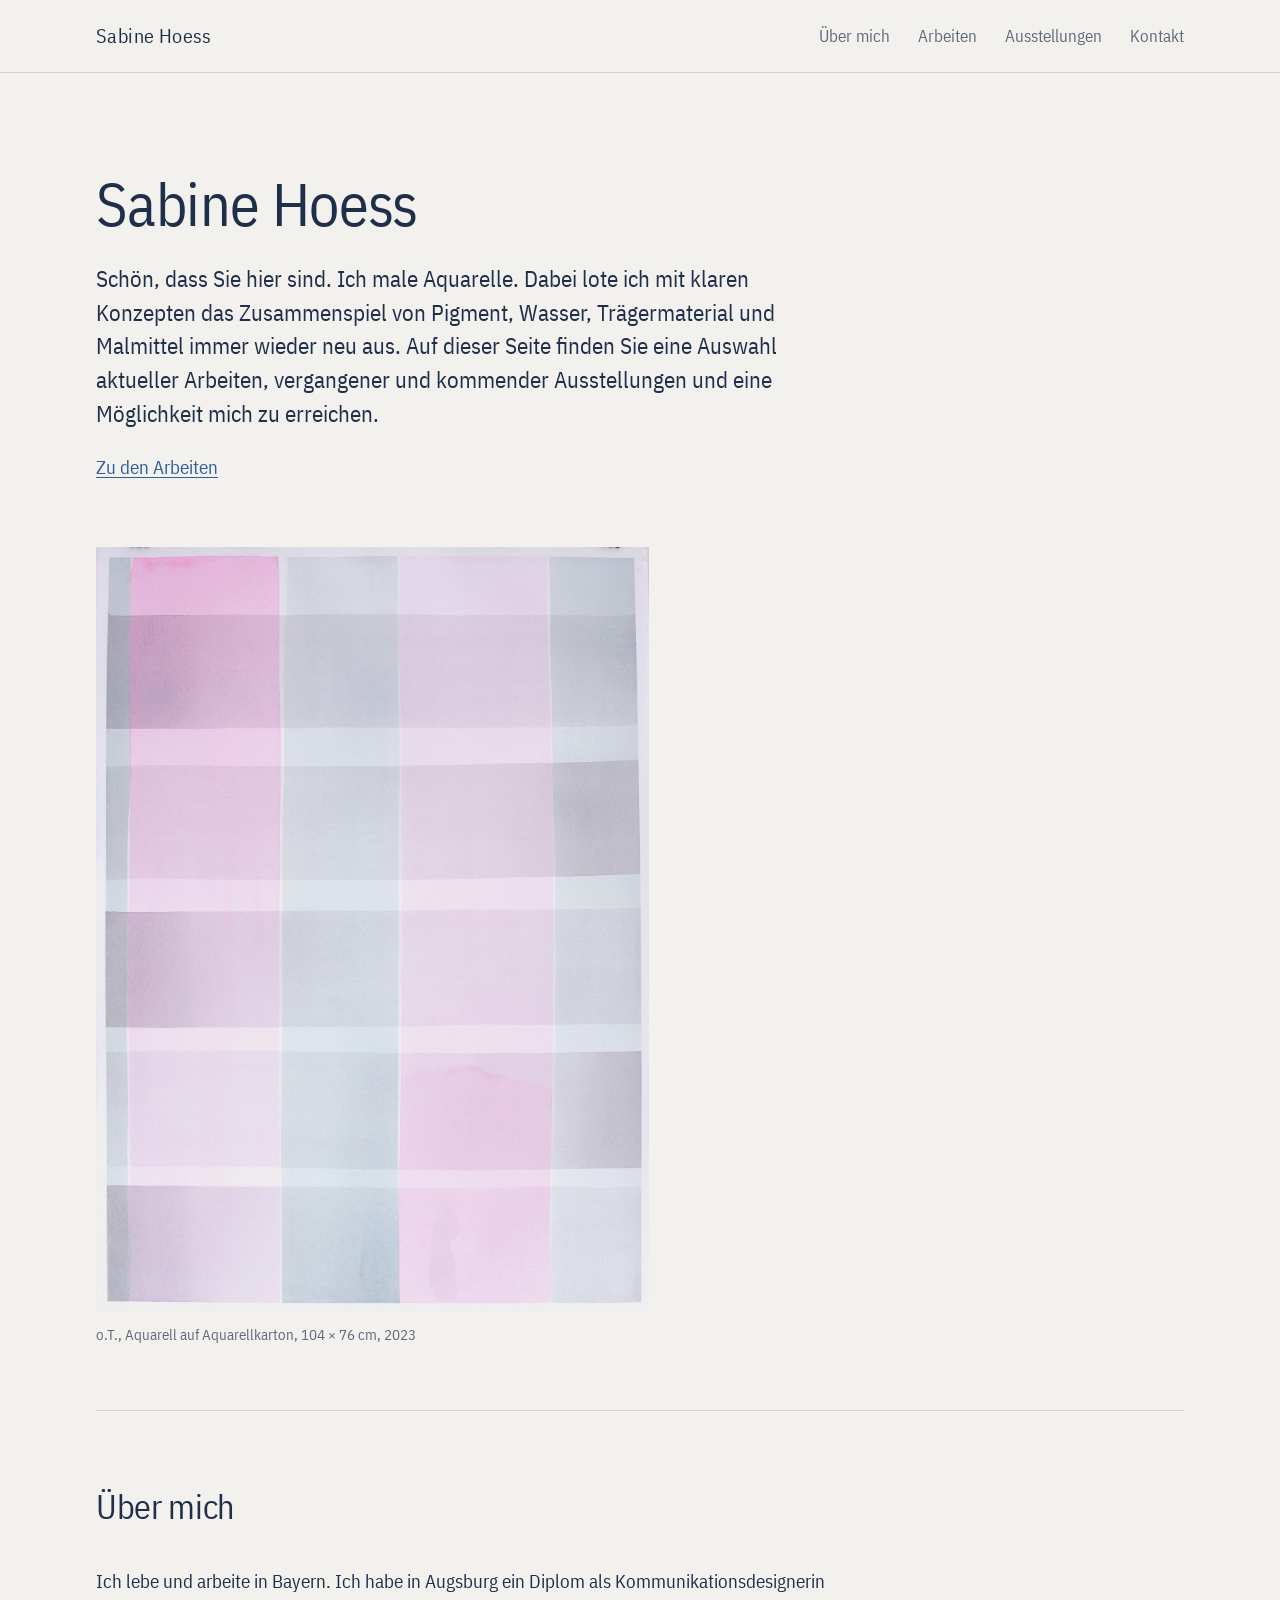
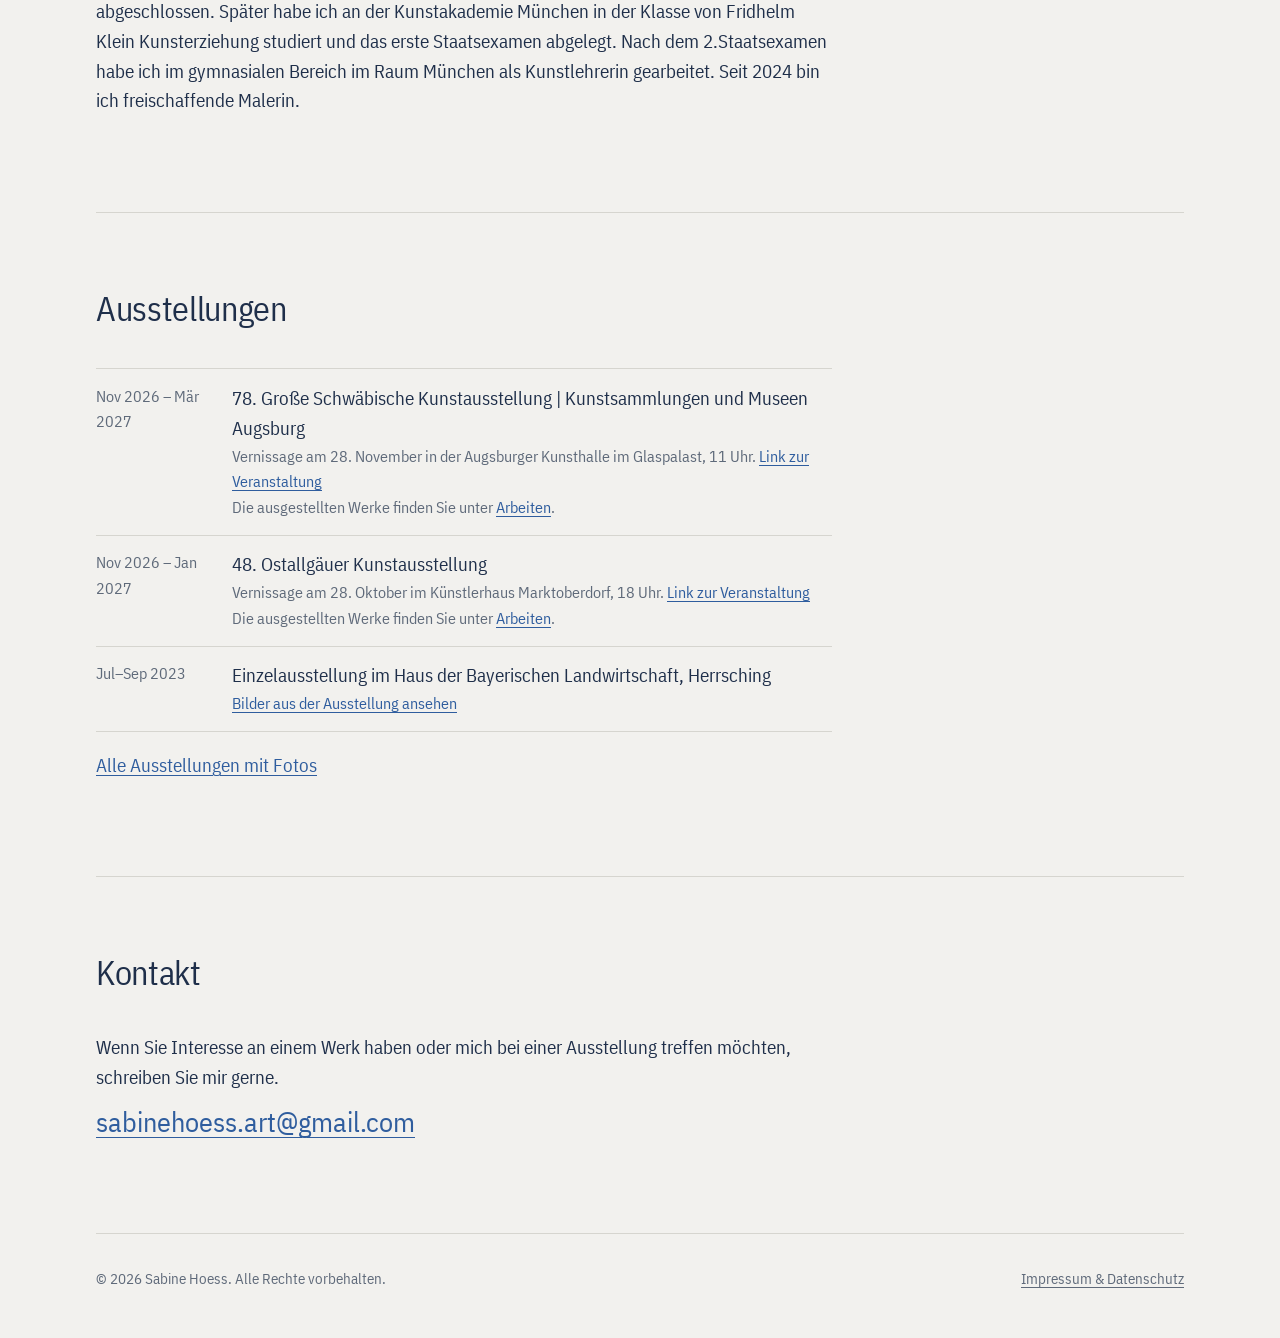
<file: index.html>
<!doctype html>
<html lang="de">
<head>
  <meta charset="utf-8">
  <meta name="viewport" content="width=device-width, initial-scale=1">
  <title>Sabine Hoess – Malerin</title>
  <meta name="description" content="Sabine Hoess, Malerin. Aktuelle Arbeiten, Ausstellungen und Kontakt.">
  <link rel="stylesheet" href="style.css">
  <link rel="icon" href="favicon.svg" type="image/svg+xml">
</head>
<body>

<header class="nav">
  <div class="wrap nav-inner">
    <a class="brand" href="index.html">Sabine Hoess</a>
    <button class="burger" aria-label="Menü" aria-expanded="false" aria-controls="menu">
      <svg class="lines" viewBox="0 0 24 24" fill="none" stroke="currentColor" stroke-width="1.6" stroke-linecap="round"><path d="M4 7h16M4 12h16M4 17h16"/></svg>
      <svg class="x" viewBox="0 0 24 24" fill="none" stroke="currentColor" stroke-width="1.6" stroke-linecap="round"><path d="M6 6l12 12M18 6L6 18"/></svg>
    </button>
    <nav>
      <ul class="menu" id="menu">
        <li><a href="#ueber">Über mich</a></li>
        <li><a href="gallery.html">Arbeiten</a></li>
        <li><a href="ausstellungen.html">Ausstellungen</a></li>
        <li><a href="#kontakt">Kontakt</a></li>
      </ul>
    </nav>
  </div>
</header>

<main>

  <section class="hero wrap">
    <h1>Sabine Hoess</h1>
    <div class="text">
      <p class="lead">
        Schön, dass Sie hier sind. 
        Ich male Aquarelle. Dabei lote ich mit klaren Konzepten das Zusammenspiel von Pigment, Wasser, Trägermaterial und Malmittel immer wieder neu aus.
        Auf dieser Seite finden Sie eine Auswahl aktueller Arbeiten, vergangener und kommender Ausstellungen und eine Möglichkeit mich zu erreichen.
      </p>
      <p><a href="gallery.html">Zu den Arbeiten</a></p>
    </div>

    <figure class="hero-image">
      <img src="images/01-a.jpg" alt="o.T., Aquarell in Grau und Rosa, 2023" width="1447" height="2000">
      <figcaption>o.T., Aquarell auf Aquarellkarton, 104 × 76 cm, 2023</figcaption>
    </figure>
  </section>

  <section class="section wrap" id="ueber">
    <h2>Über mich</h2>
    <div class="text">
      <p>
      Ich lebe und arbeite in Bayern. Ich habe in Augsburg ein Diplom als Kommunikationsdesignerin abgeschlossen. 
      Später habe ich an der Kunstakademie München in der Klasse von Fridhelm Klein Kunsterziehung studiert und das erste Staatsexamen abgelegt.  
      Nach dem 2.Staatsexamen habe ich im gymnasialen Bereich im Raum München als Kunstlehrerin gearbeitet. 
      Seit 2024 bin ich freischaffende Malerin.


      </p>
    </div>
  </section>

  <section class="section wrap" id="ausstellungen">
    <h2>Ausstellungen</h2>
    <!-- Die Liste wird aus shows.js gebaut – Ausstellungen dort eintragen. -->
    <ul class="shows" id="shows-list"></ul>
    <p class="shows-more"><a href="ausstellungen.html">Alle Ausstellungen mit Fotos</a></p>
  </section>

  <section class="section wrap contact" id="kontakt">
    <h2>Kontakt</h2>
    <div class="text">
      <p>
        Wenn Sie Interesse an einem Werk haben oder mich bei einer Ausstellung treffen möchten, schreiben Sie mir gerne.
      </p>
      <p class="big"><a href="mailto:sabinehoess.art@gmail.com">sabinehoess.art@gmail.com</a></p>
    </div>
  </section>

</main>

<footer class="foot wrap">
  <span>© <span id="year"></span> Sabine Hoess. Alle Rechte vorbehalten.</span>
  <a href="impressum.html">Impressum &amp; Datenschutz</a>
</footer>

<script src="shows.js"></script>
<script src="app.js"></script>
</body>
</html>
</file>
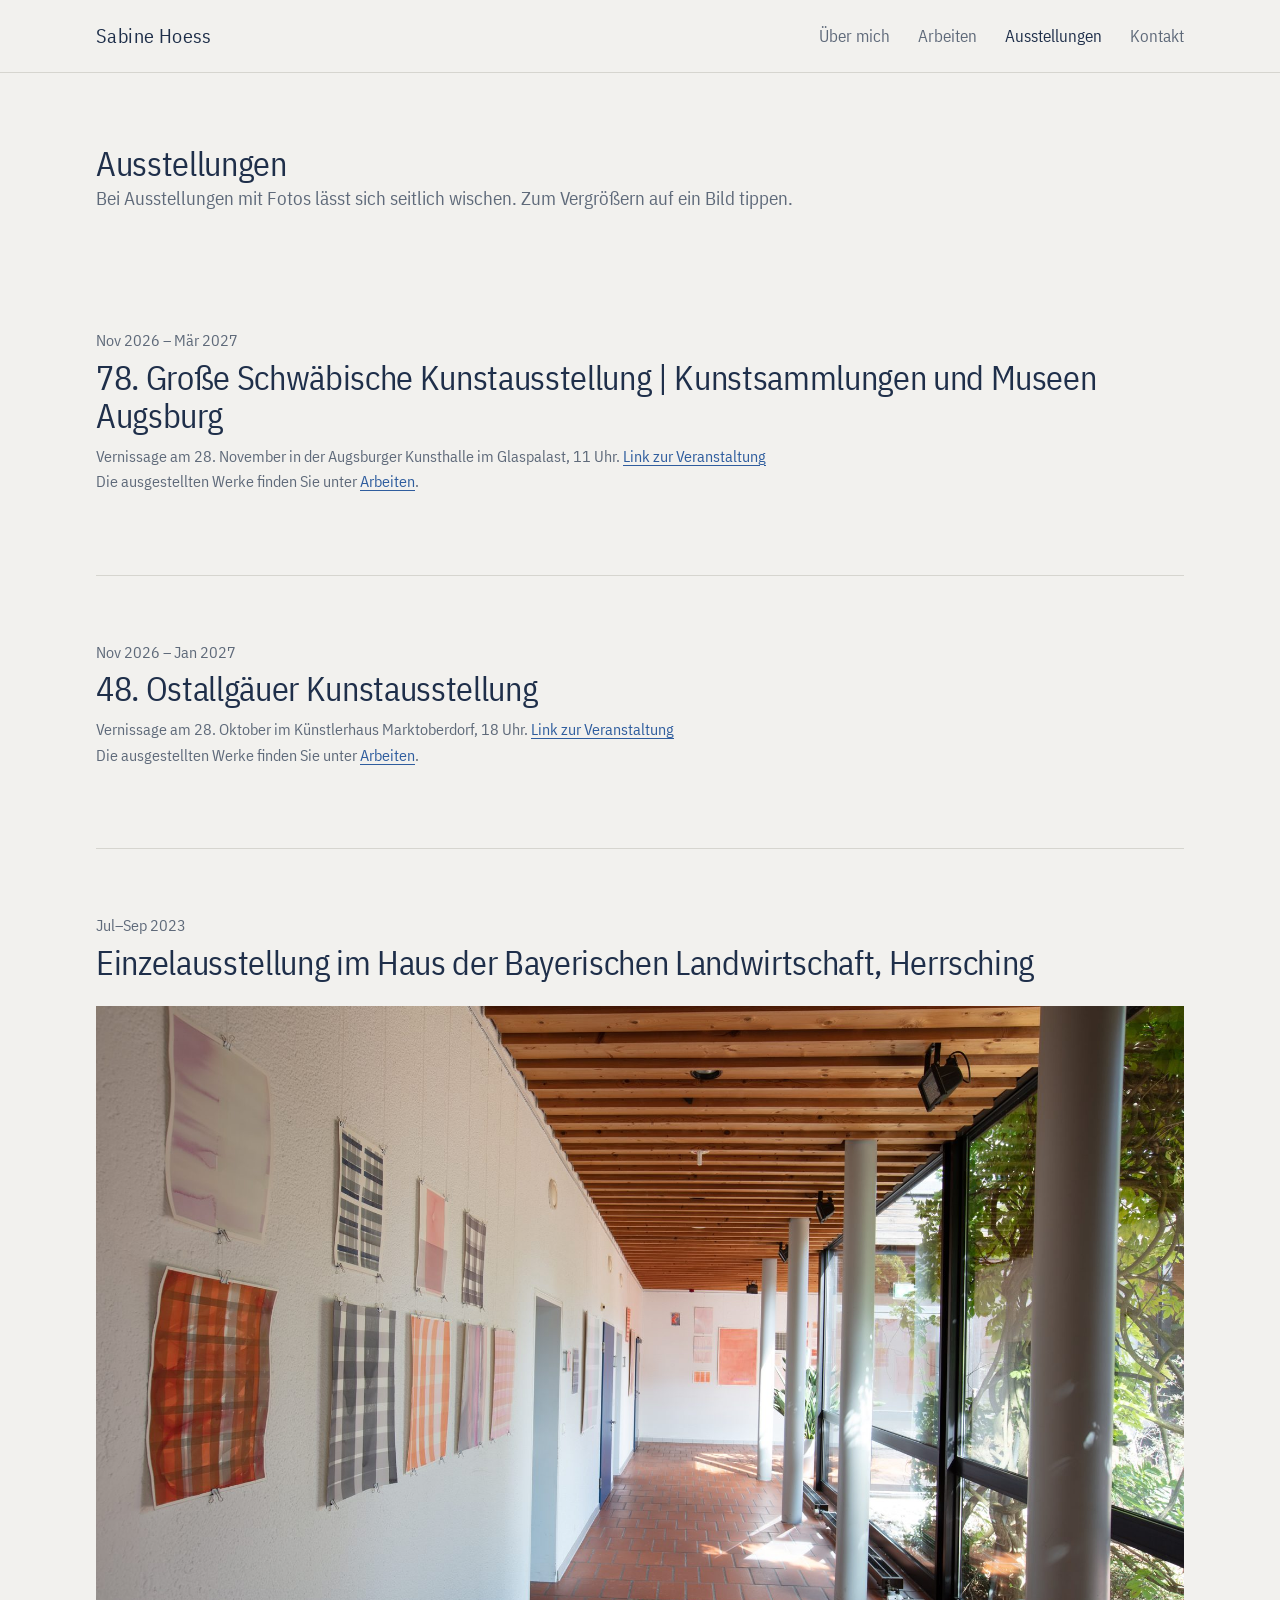
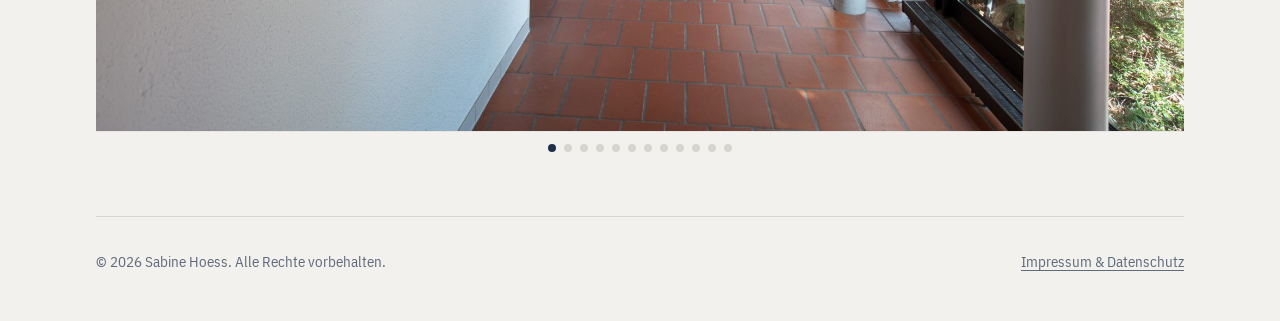
<file: ausstellungen.html>
<!doctype html>
<html lang="de">
<head>
  <meta charset="utf-8">
  <meta name="viewport" content="width=device-width, initial-scale=1">
  <title>Ausstellungen – Sabine Hoess</title>
  <meta name="description" content="Ausstellungen von Sabine Hoess: kommende Termine und Ansichten vergangener Ausstellungen.">
  <link rel="stylesheet" href="style.css">
  <link rel="icon" href="favicon.svg" type="image/svg+xml">
</head>
<body>

<header class="nav">
  <div class="wrap nav-inner">
    <a class="brand" href="index.html">Sabine Hoess</a>
    <button class="burger" aria-label="Menü" aria-expanded="false" aria-controls="menu">
      <svg class="lines" viewBox="0 0 24 24" fill="none" stroke="currentColor" stroke-width="1.6" stroke-linecap="round"><path d="M4 7h16M4 12h16M4 17h16"/></svg>
      <svg class="x" viewBox="0 0 24 24" fill="none" stroke="currentColor" stroke-width="1.6" stroke-linecap="round"><path d="M6 6l12 12M18 6L6 18"/></svg>
    </button>
    <nav>
      <ul class="menu" id="menu">
        <li><a href="index.html#ueber">Über mich</a></li>
        <li><a href="gallery.html">Arbeiten</a></li>
        <li><a href="ausstellungen.html" aria-current="page">Ausstellungen</a></li>
        <li><a href="index.html#kontakt">Kontakt</a></li>
      </ul>
    </nav>
  </div>
</header>

<main>
  <div class="gallery-head wrap">
    <h2>Ausstellungen</h2>
    <p>Bei Ausstellungen mit Fotos lässt sich seitlich wischen. Zum Vergrößern auf ein Bild tippen.</p>
  </div>

  <div class="wrap" id="shows"></div>
</main>

<footer class="foot wrap">
  <span>© <span id="year"></span> Sabine Hoess. Alle Rechte vorbehalten.</span>
  <a href="impressum.html">Impressum &amp; Datenschutz</a>
</footer>

<script src="shows.js"></script>
<script src="app.js"></script>
</body>
</html>
</file>
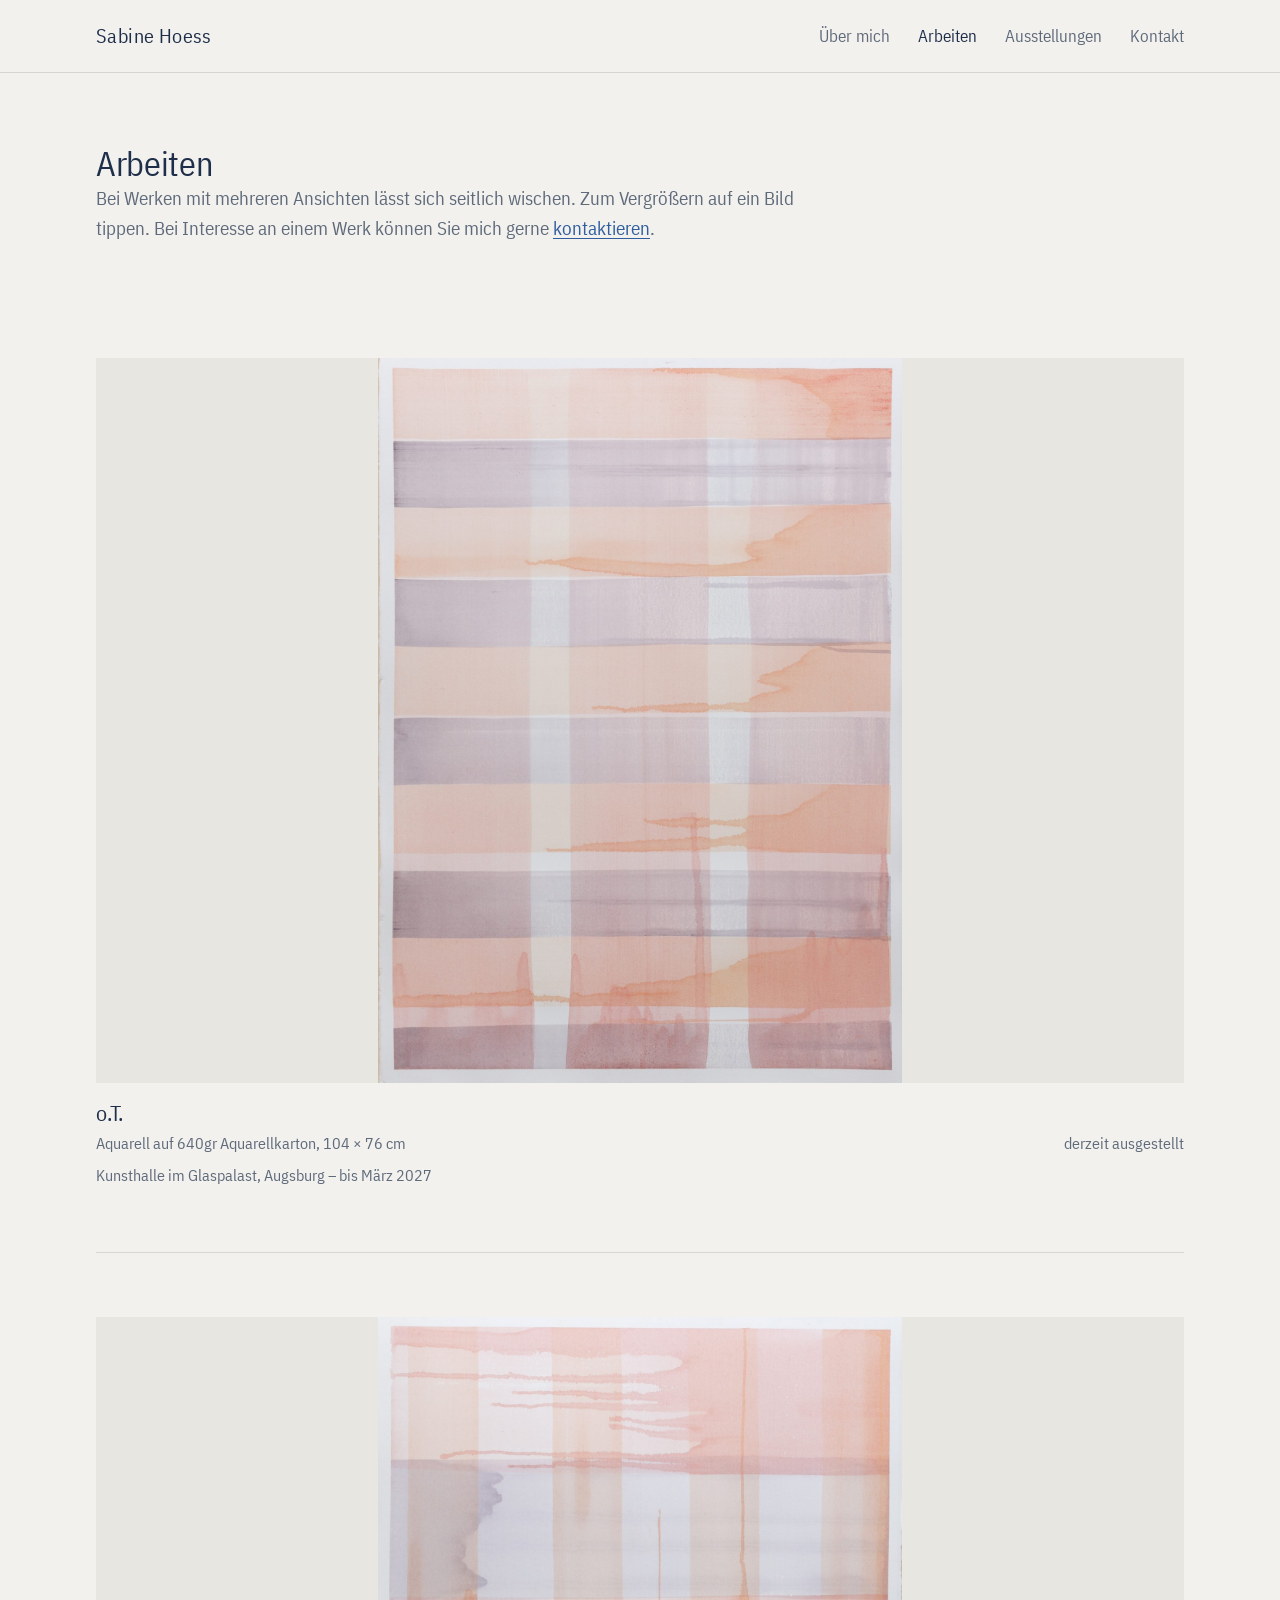
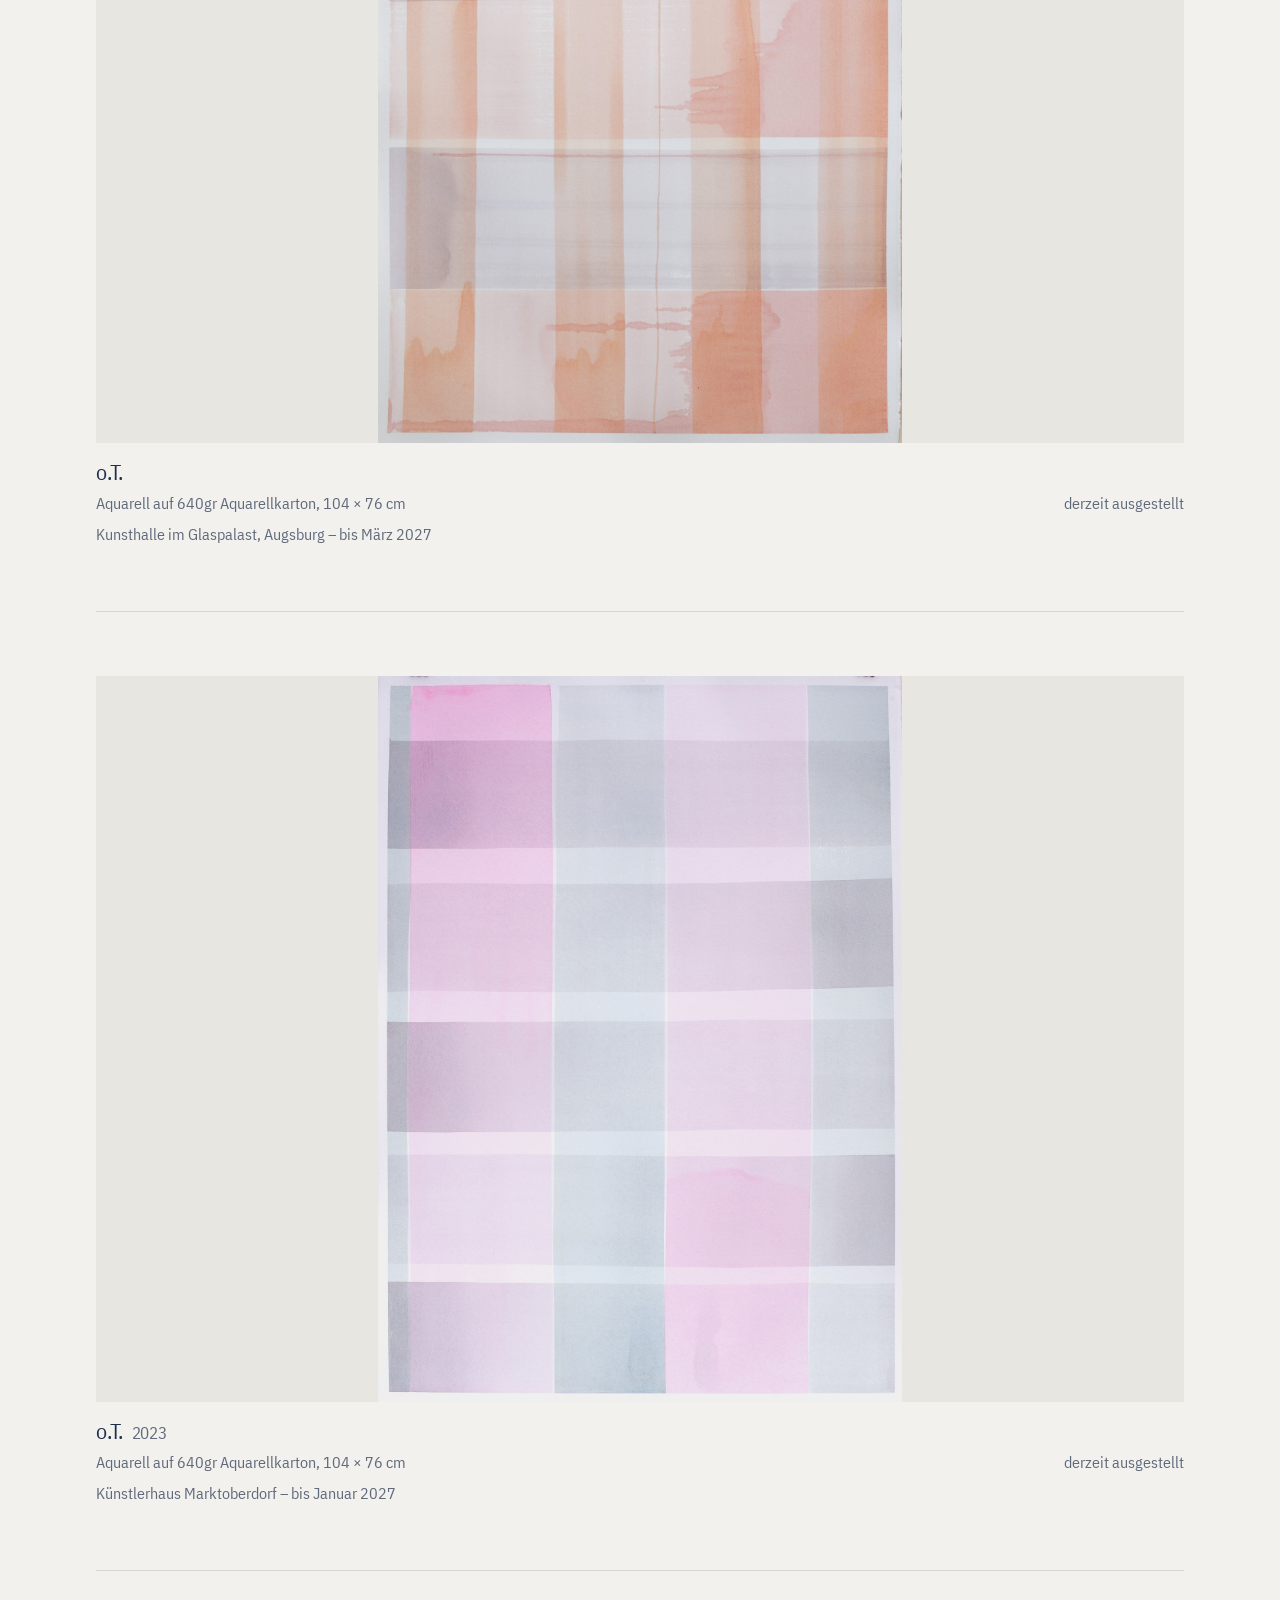
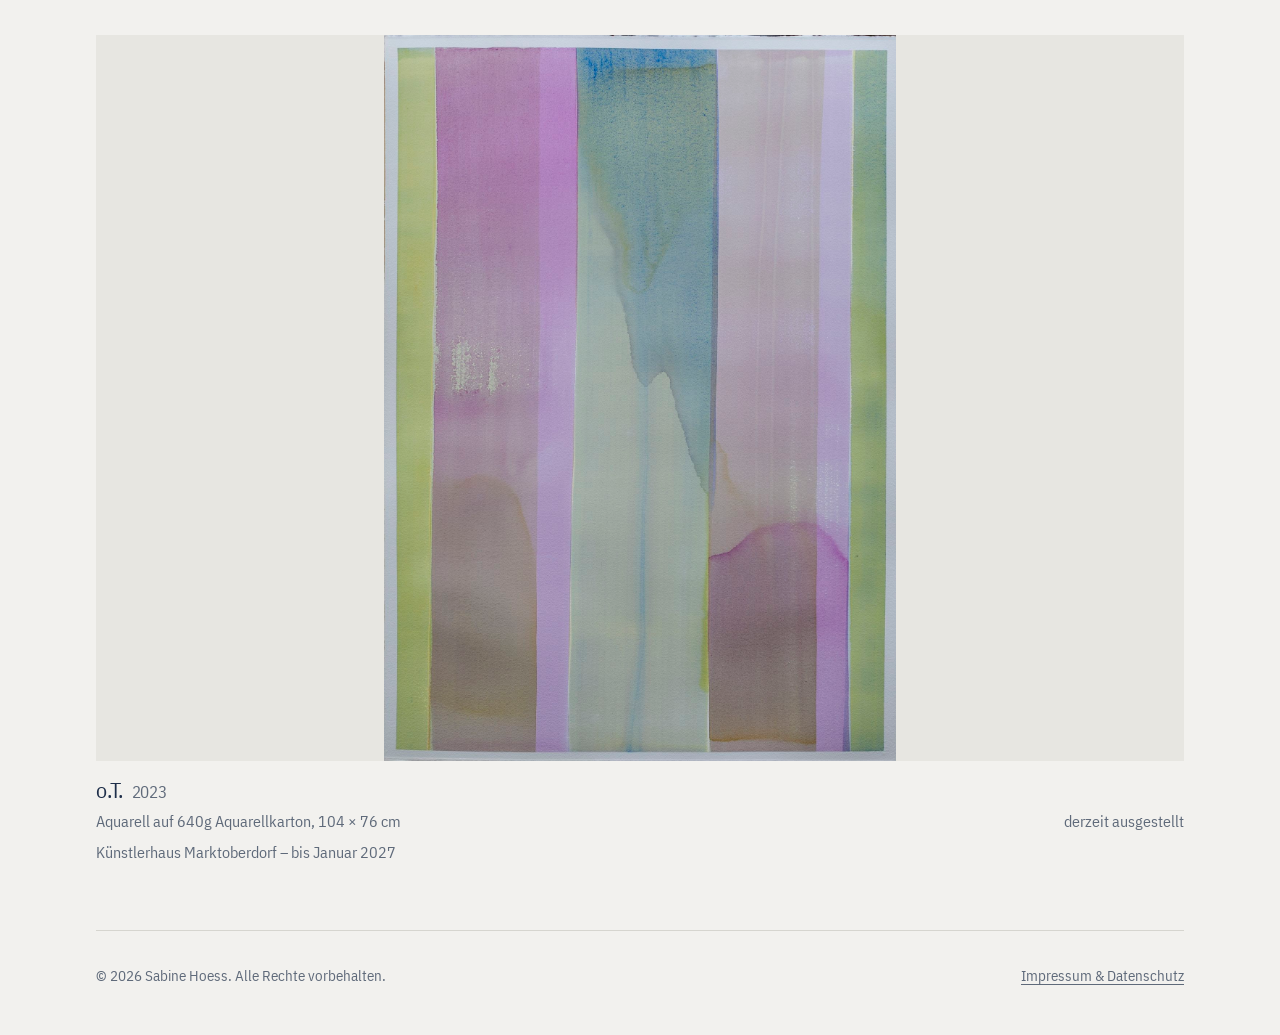
<file: gallery.html>
<!doctype html>
<html lang="de">
<head>
  <meta charset="utf-8">
  <meta name="viewport" content="width=device-width, initial-scale=1">
  <title>Arbeiten – Sabine Hoess</title>
  <meta name="description" content="Aktuelle Arbeiten von Sabine Hoess: Malerei in Aquarell.">
  <link rel="stylesheet" href="style.css">
  <link rel="icon" href="favicon.svg" type="image/svg+xml">
</head>
<body>

<header class="nav">
  <div class="wrap nav-inner">
    <a class="brand" href="index.html">Sabine Hoess</a>
    <button class="burger" aria-label="Menü" aria-expanded="false" aria-controls="menu">
      <svg class="lines" viewBox="0 0 24 24" fill="none" stroke="currentColor" stroke-width="1.6" stroke-linecap="round"><path d="M4 7h16M4 12h16M4 17h16"/></svg>
      <svg class="x" viewBox="0 0 24 24" fill="none" stroke="currentColor" stroke-width="1.6" stroke-linecap="round"><path d="M6 6l12 12M18 6L6 18"/></svg>
    </button>
    <nav>
      <ul class="menu" id="menu">
        <li><a href="index.html#ueber">Über mich</a></li>
        <li><a href="gallery.html" aria-current="page">Arbeiten</a></li>
        <li><a href="ausstellungen.html">Ausstellungen</a></li>
        <li><a href="index.html#kontakt">Kontakt</a></li>
      </ul>
    </nav>
  </div>
</header>

<main>
  <div class="gallery-head wrap">
    <h2>Arbeiten</h2>
    <p>Bei Werken mit mehreren Ansichten lässt sich seitlich wischen. Zum Vergrößern auf ein Bild tippen.
       Bei Interesse an einem Werk können Sie mich gerne <a href="index.html#kontakt">kontaktieren</a>.</p>
  </div>

  <div class="wrap" id="gallery"></div>
</main>

<footer class="foot wrap">
  <span>© <span id="year"></span> Sabine Hoess. Alle Rechte vorbehalten.</span>
  <a href="impressum.html">Impressum &amp; Datenschutz</a>
</footer>

<script src="works.js"></script>
<script src="app.js"></script>
</body>
</html>
</file>
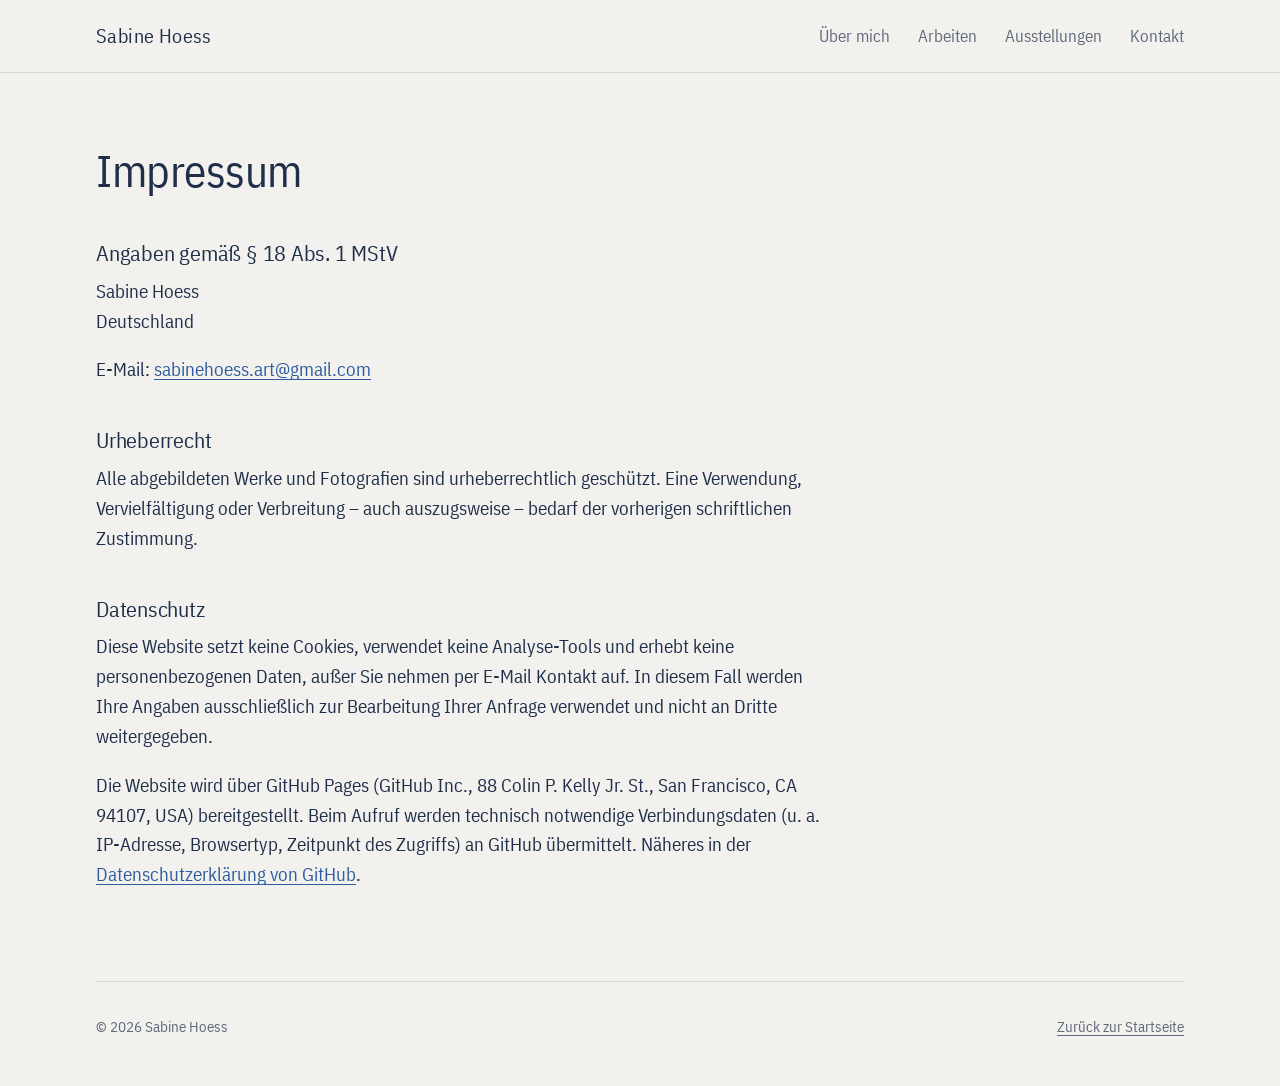
<file: impressum.html>
<!doctype html>
<html lang="de">
<head>
  <meta charset="utf-8">
  <meta name="viewport" content="width=device-width, initial-scale=1">
  <title>Impressum – Sabine Hoess</title>
  <meta name="robots" content="noindex">
  <link rel="stylesheet" href="style.css">
  <link rel="icon" href="favicon.svg" type="image/svg+xml">
</head>
<body>

<header class="nav">
  <div class="wrap nav-inner">
    <a class="brand" href="index.html">Sabine Hoess</a>
    <button class="burger" aria-label="Menü" aria-expanded="false" aria-controls="menu">
      <svg class="lines" viewBox="0 0 24 24" fill="none" stroke="currentColor" stroke-width="1.6" stroke-linecap="round"><path d="M4 7h16M4 12h16M4 17h16"/></svg>
      <svg class="x" viewBox="0 0 24 24" fill="none" stroke="currentColor" stroke-width="1.6" stroke-linecap="round"><path d="M6 6l12 12M18 6L6 18"/></svg>
    </button>
    <nav>
      <ul class="menu" id="menu">
        <li><a href="index.html#ueber">Über mich</a></li>
        <li><a href="gallery.html">Arbeiten</a></li>
        <li><a href="ausstellungen.html">Ausstellungen</a></li>
        <li><a href="index.html#kontakt">Kontakt</a></li>
      </ul>
    </nav>
  </div>
</header>

<main class="legal wrap">
  <h1>Impressum</h1>

  <h2>Angaben gemäß § 18 Abs. 1 MStV</h2>
  <address>
    <p>
      Sabine Hoess<br>
      Deutschland
    </p>
  </address>
  <p>E-Mail: <a href="mailto:sabinehoess.art@gmail.com">sabinehoess.art@gmail.com</a></p>

  <h2>Urheberrecht</h2>
  <p>Alle abgebildeten Werke und Fotografien sind urheberrechtlich geschützt. Eine Verwendung,
     Vervielfältigung oder Verbreitung – auch auszugsweise – bedarf der vorherigen schriftlichen Zustimmung.</p>

  <h2>Datenschutz</h2>
  <p>Diese Website setzt keine Cookies, verwendet keine Analyse-Tools und erhebt keine personenbezogenen
     Daten, außer Sie nehmen per E-Mail Kontakt auf. In diesem Fall werden Ihre Angaben ausschließlich zur
     Bearbeitung Ihrer Anfrage verwendet und nicht an Dritte weitergegeben.</p>
  <p>Die Website wird über GitHub Pages (GitHub Inc., 88 Colin P. Kelly Jr. St., San Francisco, CA 94107, USA)
     bereitgestellt. Beim Aufruf werden technisch notwendige Verbindungsdaten (u. a. IP-Adresse, Browsertyp,
     Zeitpunkt des Zugriffs) an GitHub übermittelt. Näheres in der
     <a href="https://docs.github.com/de/site-policy/privacy-policies/github-general-privacy-statement">Datenschutzerklärung von GitHub</a>.</p>
</main>

<footer class="foot wrap">
  <span>© <span id="year"></span> Sabine Hoess</span>
  <a href="index.html">Zurück zur Startseite</a>
</footer>

<script src="app.js"></script>
</body>
</html>
</file>
<file: style.css>
/* ------------------------------------------------------------
   sabine-hoess.art – Stylesheet
   ------------------------------------------------------------ */

/* Schrift: IBM Plex Sans Condensed, selbst gehostet (Lizenz: fonts/OFL.txt) */
@font-face {
  font-family: "IBM Plex Sans Condensed";
  src: url("fonts/ibm-plex-sans-condensed-400.woff2") format("woff2");
  font-weight: 400; font-style: normal; font-display: swap;
}

:root {
  --paper: #f2f1ee;
  --paper-deep: #e7e6e1;
  --ink: #1f2f4a;          /* dunkelblau */
  --mute: #5f6a7a;
  --rule: #d6d5cf;
  --link: #2f5d9e;
  --ok: #4e7556;

  --font: "IBM Plex Sans Condensed", "Arial Narrow", Arial, Helvetica, sans-serif;
  --measure: 46rem;        /* text column (narrow font, ~85 characters) */
  --wide: 68rem;           /* image column */
  --gutter: 1.25rem;
  --nav-h: 3.75rem;
}

@media (min-width: 48em) {
  :root { --gutter: 2.5rem; --nav-h: 4.5rem; }
}

*, *::before, *::after { box-sizing: border-box; }

html { scroll-behavior: smooth; scroll-padding-top: var(--nav-h); -webkit-text-size-adjust: 100%; }
@media (prefers-reduced-motion: reduce) { html { scroll-behavior: auto; } }

body {
  margin: 0;
  background: var(--paper);
  color: var(--ink);
  font-family: var(--font);
  font-size: 1.167rem;     /* 14 pt */
  line-height: 1.6;
  -webkit-font-smoothing: antialiased;
}

img { display: block; max-width: 100%; height: auto; }

a { color: var(--link); text-decoration: underline; text-underline-offset: 0.18em; text-decoration-thickness: 1px; }
a:hover { color: var(--ink); }
a:focus-visible, button:focus-visible { outline: 2px solid var(--ink); outline-offset: 3px; }

h1, h2, h3 { font-weight: 400; line-height: 1.15; margin: 0; letter-spacing: -0.01em; }
h1 { font-size: clamp(2.2rem, 6.5vw, 3.75rem); }
h2 { font-size: clamp(1.6rem, 3.2vw, 2.1rem); }
h3 { font-size: 1.35rem; }
p { margin: 0 0 1em; }

.wrap { width: min(100% - 2 * var(--gutter), var(--wide)); margin-inline: auto; }
.text { max-width: var(--measure); }

/* ---------- Navigation ---------- */

.nav {
  position: sticky; top: 0; z-index: 20;
  background: color-mix(in srgb, var(--paper) 92%, transparent);
  backdrop-filter: blur(8px);
  border-bottom: 1px solid var(--rule);
}
.nav-inner {
  height: var(--nav-h);
  display: flex; align-items: center; justify-content: space-between;
}
.brand {
  color: var(--ink); text-decoration: none;
  font-size: 1.25rem; letter-spacing: 0.02em;
}
.menu { display: flex; gap: 1.75rem; list-style: none; margin: 0; padding: 0; }
.menu a { color: var(--mute); text-decoration: none; font-size: 1.05rem; }
.menu a:hover, .menu a[aria-current="page"] { color: var(--ink); }

.burger {
  display: none;
  background: none; border: 0; padding: 0.5rem; margin-right: -0.5rem;
  cursor: pointer; color: var(--ink);
}
.burger svg { display: block; width: 26px; height: 26px; }
.burger .x { display: none; }
.nav.open .burger .lines { display: none; }
.nav.open .burger .x { display: block; }

@media (max-width: 47.99em) {
  .burger { display: block; margin-left: auto; }
  .menu {
    display: none;
    position: absolute; left: 0; right: 0; top: var(--nav-h);
    flex-direction: column; gap: 0;
    background: var(--paper);
    border-bottom: 1px solid var(--rule);
    padding: 0.5rem 0 1rem;
  }
  .nav.open .menu { display: flex; }
  .menu a {
    display: block; padding: 0.8rem var(--gutter);
    font-size: 1.3rem; color: var(--ink);
  }
}

/* ---------- Landing page ---------- */

.hero { padding: clamp(3rem, 8vw, 6rem) 0 clamp(2rem, 5vw, 4rem); }
.hero h1 { margin-bottom: 0.4em; }
.hero .lead { font-size: clamp(1.2rem, 2.2vw, 1.45rem); line-height: 1.45; color: var(--ink); }

.hero-image { margin: clamp(2rem, 5vw, 4rem) 0 0; }
.hero-image img { width: auto; max-width: 100%; max-height: 85vh; }
.hero-image figcaption { margin-top: 0.6rem; font-size: 0.95rem; color: var(--mute); }

.section { padding: clamp(2.5rem, 6vw, 5rem) 0; border-top: 1px solid var(--rule); }
.section h2 { margin-bottom: 1.2em; }

/* Ausstellungen: Datum links, Text rechts */
.shows { list-style: none; margin: 0; padding: 0; max-width: var(--measure); }
.shows li {
  display: grid; grid-template-columns: 7.5rem 1fr; gap: 1rem;
  padding: 0.9rem 0; border-top: 1px solid var(--rule);
}
.shows li:last-child { border-bottom: 1px solid var(--rule); }
.shows time { color: var(--mute); font-size: 1rem; line-height: 1.6; }
.shows strong { font-weight: 400; display: block; }
.shows span { display: block; color: var(--mute); font-size: 1rem; }
.shows-more { margin-top: 1.2rem; }
.show-works { display: block; }

/* Seite "Ausstellungen" */
.show { padding: clamp(2rem, 5vw, 4rem) 0; }
.show + .show { border-top: 1px solid var(--rule); }
.show time { display: block; color: var(--mute); font-size: 1rem; margin-bottom: 0.3rem; }
.show h2 { margin-bottom: 0.5rem; }
.show .show-info { color: var(--mute); font-size: 1rem; max-width: var(--measure); }
.show .views { margin-top: 1.5rem; }
@media (max-width: 30em) {
  .shows li { grid-template-columns: 1fr; gap: 0.15rem; }
}

.contact p { margin-bottom: 0.4em; }
.contact .big { font-size: clamp(1.35rem, 2.6vw, 1.75rem); }

/* ---------- Galerie ---------- */

.gallery-head { padding: clamp(2.5rem, 6vw, 4.5rem) 0 clamp(1rem, 3vw, 2rem); }
.gallery-head p { color: var(--mute); max-width: var(--measure); }

.work { padding: clamp(2rem, 5vw, 4rem) 0; }
.work + .work { border-top: 1px solid var(--rule); }

/* Horizontale Ansichten – nativ wischbar über scroll-snap */
.views { position: relative; }
.track {
  display: flex;
  overflow-x: auto;
  scroll-snap-type: x mandatory;
  scrollbar-width: none;
  -webkit-overflow-scrolling: touch;
  gap: 0;
}
.track::-webkit-scrollbar { display: none; }
.track > figure {
  flex: 0 0 100%;
  margin: 0;
  scroll-snap-align: center;
  scroll-snap-stop: always;
}
.track img {
  width: 100%;
  aspect-ratio: 4 / 3;
  object-fit: contain;
  background: var(--paper-deep);
  cursor: zoom-in;
}
@media (min-width: 48em) {
  .track img { aspect-ratio: 3 / 2; }
}

.arrow {
  position: absolute; top: 50%; transform: translateY(-50%);
  width: 2.75rem; height: 2.75rem; border-radius: 50%;
  border: 0; background: color-mix(in srgb, var(--paper) 85%, transparent);
  color: var(--ink); cursor: pointer; display: none;
  align-items: center; justify-content: center;
}
.arrow svg { width: 20px; height: 20px; }
.arrow.prev { left: 0.75rem; }
.arrow.next { right: 0.75rem; }
.arrow[disabled] { opacity: 0.25; cursor: default; }
@media (hover: hover) and (min-width: 48em) {
  .views[data-multi] .arrow { display: flex; opacity: 0; transition: opacity 0.2s; }
  .views[data-multi]:hover .arrow, .views[data-multi]:focus-within .arrow { opacity: 1; }
  .views[data-multi]:hover .arrow[disabled] { opacity: 0.25; }
}

.dots { display: flex; justify-content: center; gap: 0.5rem; margin-top: 0.75rem; }
.dots button {
  width: 0.5rem; height: 0.5rem; padding: 0; border-radius: 50%; border: 0;
  background: var(--rule); cursor: pointer;
}
.dots button[aria-current="true"] { background: var(--ink); }
.dots:empty { display: none; }

.caption {
  display: grid; gap: 0.35rem 2rem;
  margin-top: 1.1rem;
  grid-template-columns: 1fr auto;
  align-items: baseline;
}
.caption p { margin: 0; }
.caption h3 { grid-column: 1; grid-row: 1; }
.caption h3 .year { font-style: normal; color: var(--mute); font-size: 1.05rem; margin-left: 0.5em; }
.caption .meta { grid-column: 1; grid-row: 2; color: var(--mute); font-size: 1rem; }
.caption .price { grid-column: 2; grid-row: 1; text-align: right; white-space: nowrap; }
.caption .status { grid-column: 2; grid-row: 2; text-align: right; font-size: 1rem; color: var(--mute); white-space: nowrap; }
.caption .status.available { color: var(--ok); }
.caption .note { grid-column: 1 / -1; color: var(--ink); font-size: 1rem; margin: 0.4rem 0 0; max-width: var(--measure); }
.caption .where { grid-column: 1 / -1; color: var(--mute); font-size: 1rem; margin: 0; }
@media (max-width: 30em) {
  .caption { grid-template-columns: 1fr; }
  .caption h3, .caption .meta, .caption .price, .caption .status { grid-column: 1; grid-row: auto; text-align: left; }
  .caption .price { margin-top: 0.3rem; }
}

/* ---------- Lightbox ---------- */

.lightbox {
  position: fixed; inset: 0; z-index: 50;
  background: color-mix(in srgb, var(--paper) 97%, black);
  display: none;
}
.lightbox.open { display: block; }
.lightbox .track { height: 100vh; height: 100dvh; }
.lightbox .track > figure {
  height: 100vh; height: 100dvh;
  display: flex; align-items: center; justify-content: center;
  padding: 3.5rem var(--gutter) 3rem;
}
.lightbox .track img {
  width: auto; height: auto; max-width: 100%; max-height: 100%;
  aspect-ratio: auto; object-fit: contain; background: none; cursor: default;
}
.lightbox .close {
  position: absolute; top: 0.6rem; right: 0.6rem; z-index: 2;
  width: 2.75rem; height: 2.75rem; border: 0; border-radius: 50%;
  background: color-mix(in srgb, var(--paper) 85%, transparent);
  color: var(--ink); cursor: pointer; display: grid; place-items: center;
}
.lightbox .close svg { width: 22px; height: 22px; }
.lightbox .lb-caption {
  position: absolute; left: 0; right: 0; bottom: 0.75rem;
  text-align: center; font-size: 0.95rem; color: var(--mute); pointer-events: none;
}
.lightbox .arrow { display: flex; opacity: 1; }
@media (max-width: 47.99em) { .lightbox .arrow { display: none; } }
body.lb-open { overflow: hidden; }

/* ---------- Fußzeile ---------- */

.foot {
  border-top: 1px solid var(--rule);
  padding: 2rem 0 3rem;
  font-size: 0.95rem; color: var(--mute);
  display: flex; flex-wrap: wrap; gap: 0.5rem 1.5rem; justify-content: space-between;
}
.foot a { color: var(--mute); }

/* ---------- Impressum ---------- */

.legal { padding: clamp(2.5rem, 6vw, 4.5rem) 0; }
.legal h1 { font-size: clamp(2rem, 5vw, 2.8rem); margin-bottom: 1em; }
.legal h2 { font-size: 1.35rem; margin: 2em 0 0.5em; }
.legal p { max-width: var(--measure); }
.legal address { font-style: normal; }
</file>
